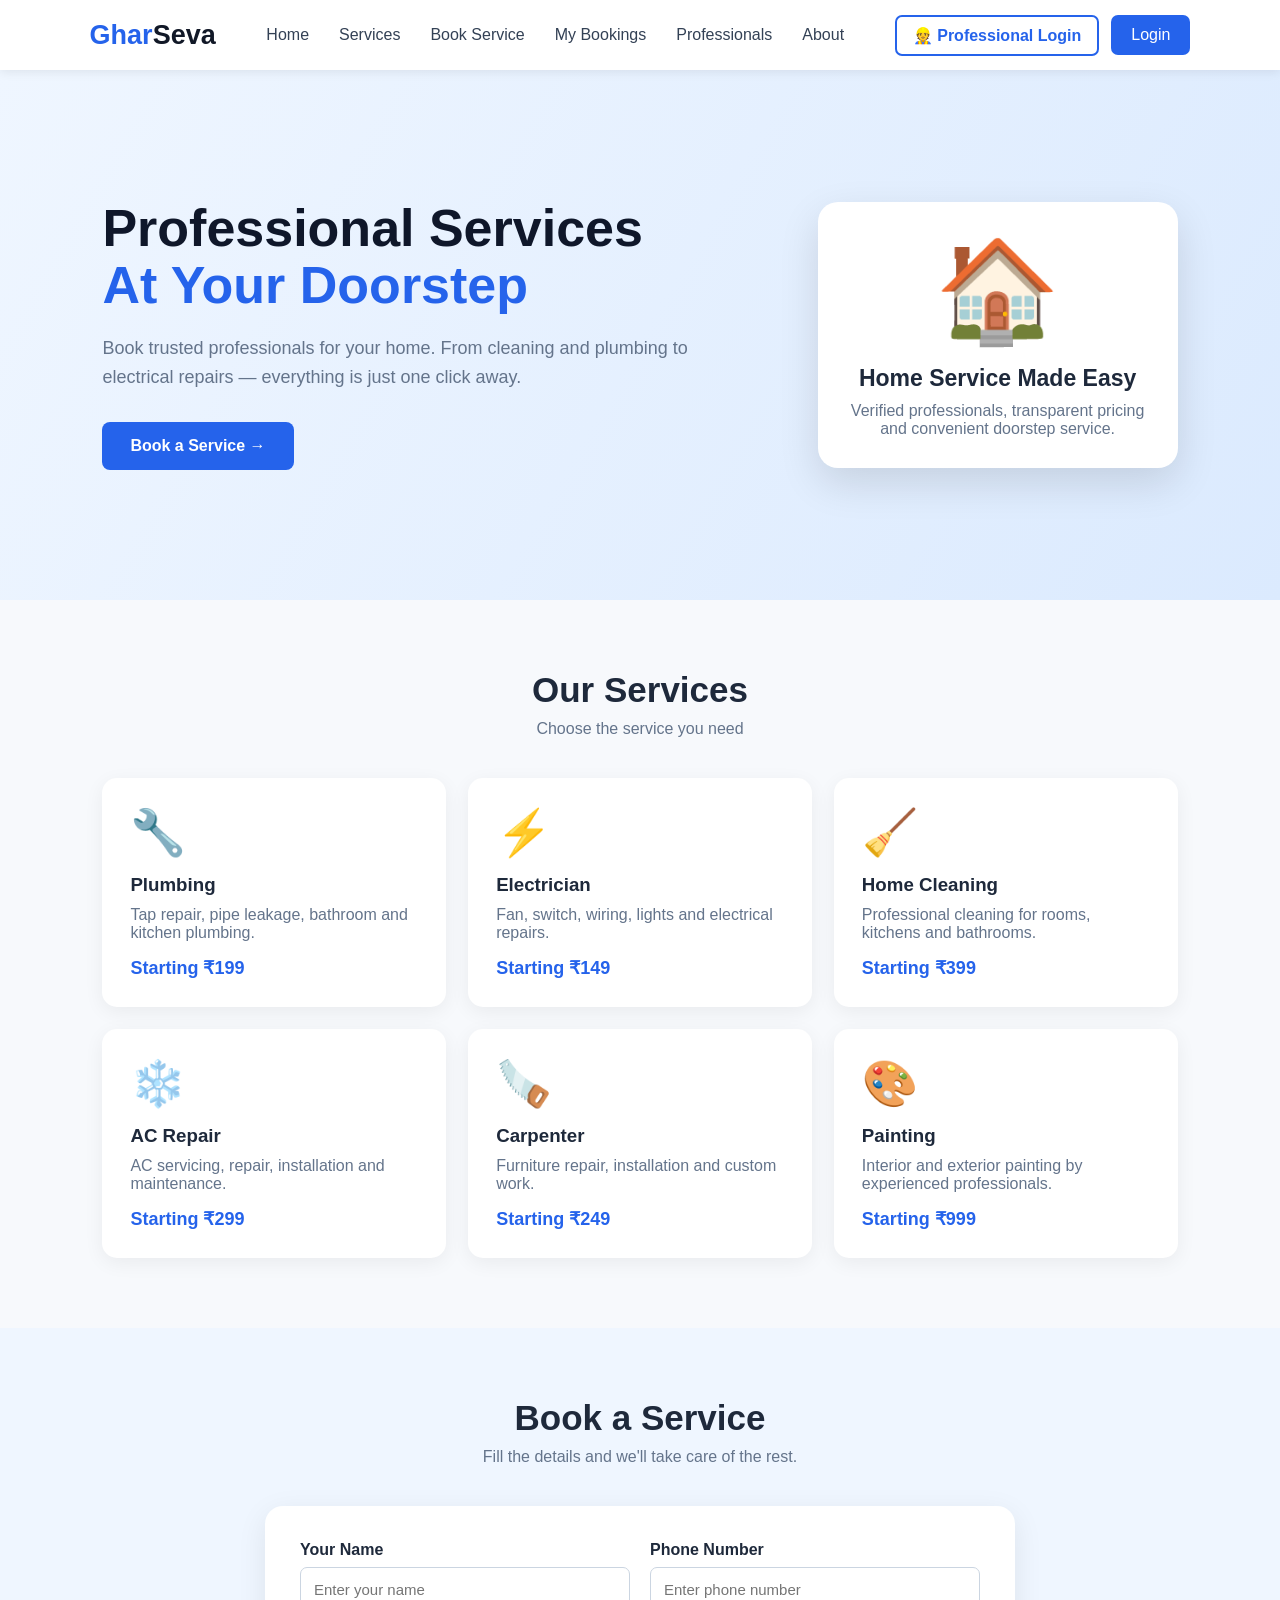
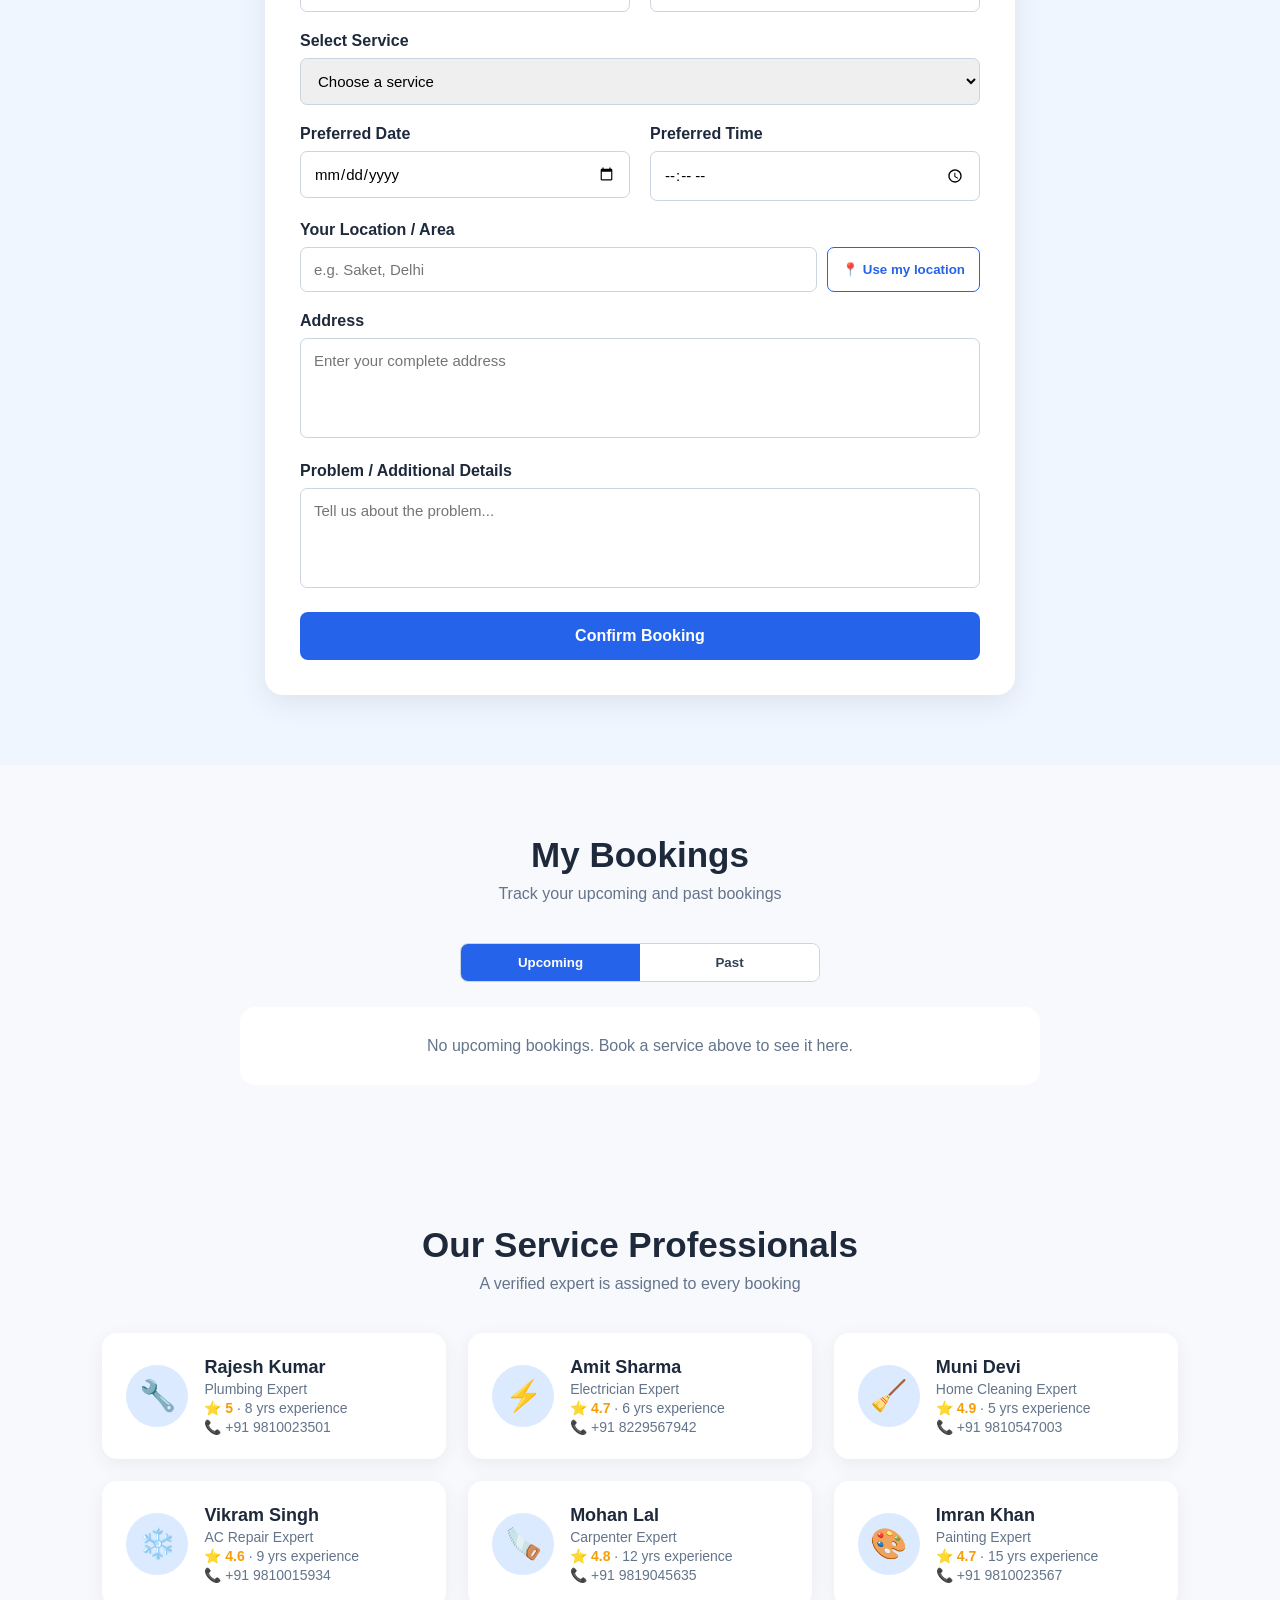
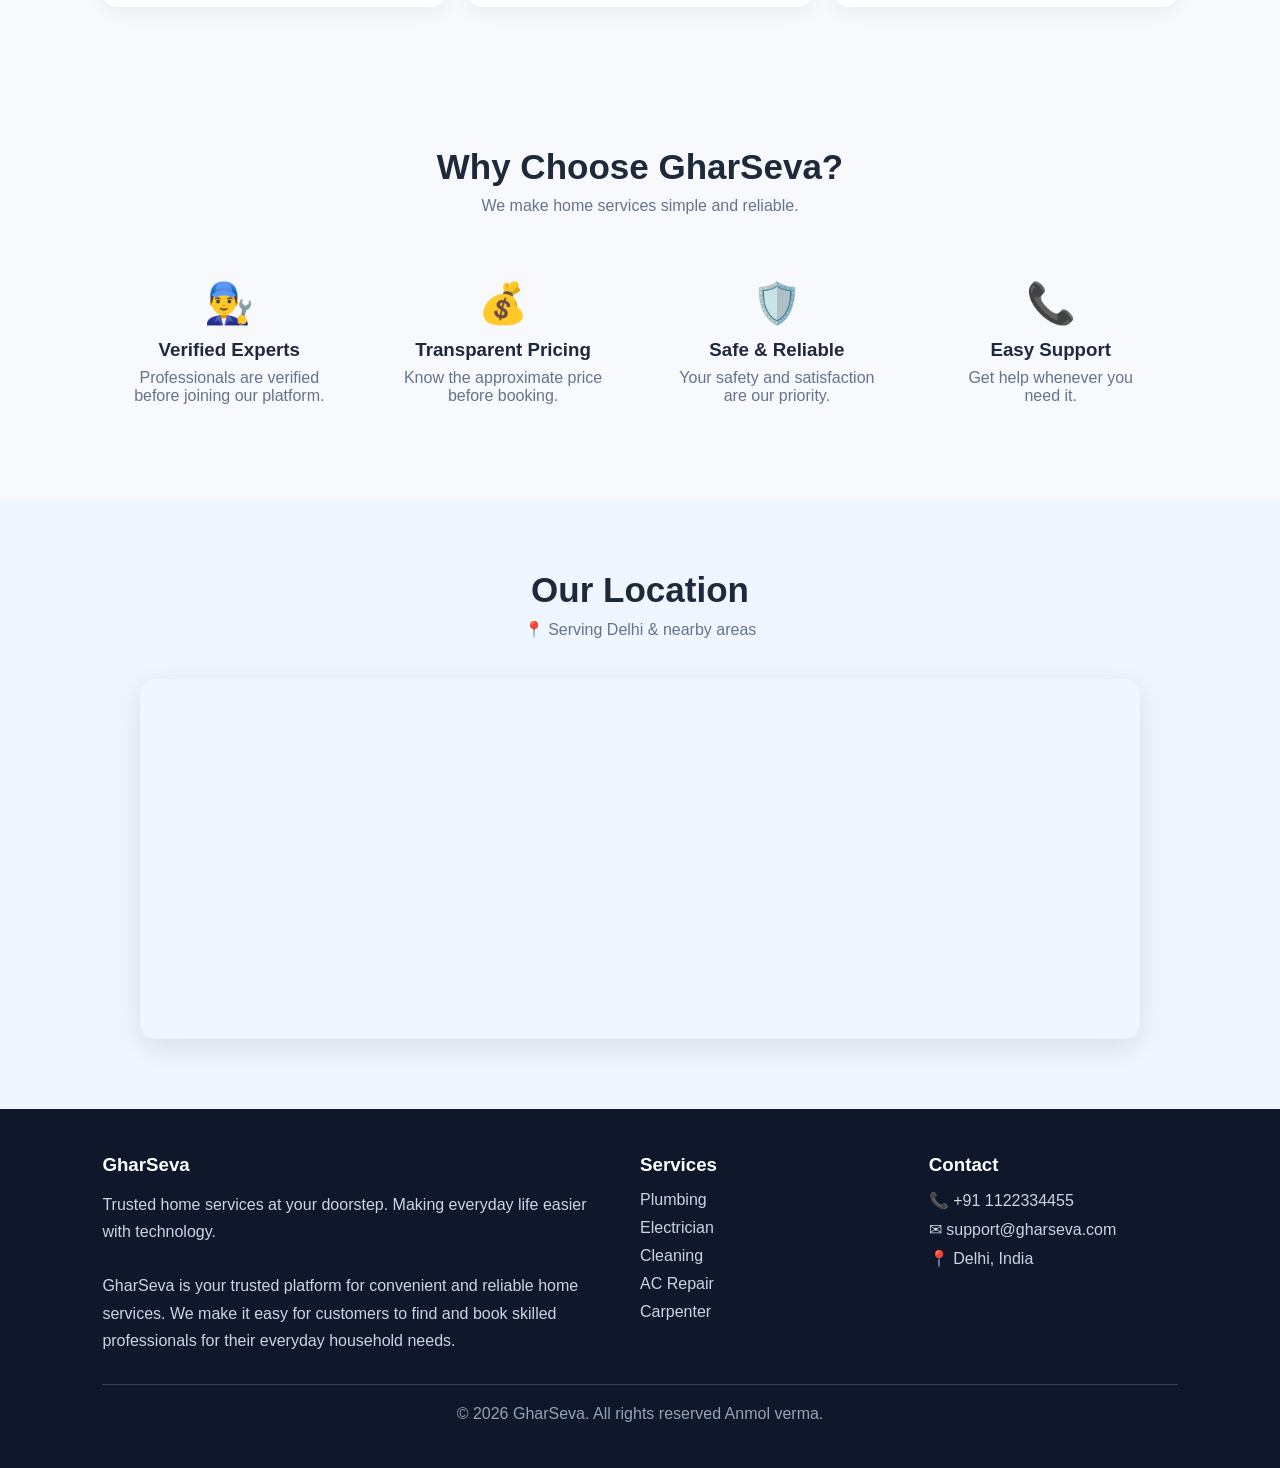
<file: index.html>
<!DOCTYPE html>
<html lang="en">
<head>
    <meta charset="UTF-8">
    <meta name="viewport" content="width=device-width, initial-scale=1.0">

    <title>GharSeva | Home Services</title>

    <!-- CSS File -->
    <link rel="stylesheet" href="style.css">
</head>

<body>

<!-- NAVBAR -->
<nav>

    <div class="logo">
        Ghar<span>Seva</span>
    </div>

    <ul>
        <li><a href="#home">Home</a></li>
        <li><a href="#services">Services</a></li>
        <li><a href="#booking">Book Service</a></li>
        <li><a href="#my-bookings">My Bookings</a></li>
        <li><a href="#professionals">Professionals</a></li>
        <li><a href="#about">About</a></li>
    </ul>

    <div class="nav-right">
        <a href="pro.html" class="pro-login-btn">👷 Professional Login</a>
        <a href="login.html" class="login-btn" id="loginBtn">Login</a>
    </div>

</nav>


<!-- HERO -->
<div class="hero" id="home">

    <div class="hero-text">

        <h1>
            Professional Services
            <span>At Your Doorstep</span>
        </h1>

        <p>
            Book trusted professionals for your home.
            From cleaning and plumbing to electrical
            repairs — everything is just one click away.
        </p>

        <button class="book-btn" onclick="goToBooking()">
            Book a Service →
        </button>

    </div>

    <div class="hero-card">

        <div class="hero-icon">🏠</div>

        <h3>Home Service Made Easy</h3>

        <p>
            Verified professionals,
            transparent pricing and convenient
            doorstep service.
        </p>

    </div>

</div>


<!-- SERVICES -->
<section id="services">

    <div class="section-title">

        <h2>Our Services</h2>

        <p>Choose the service you need</p>

    </div>

    <div class="services">

        <div class="service">
            <div class="service-icon">🔧</div>
            <h3>Plumbing</h3>
            <p>
                Tap repair, pipe leakage,
                bathroom and kitchen plumbing.
            </p>
            <div class="price">Starting ₹199</div>
        </div>


        <div class="service">
            <div class="service-icon">⚡</div>
            <h3>Electrician</h3>
            <p>
                Fan, switch, wiring,
                lights and electrical repairs.
            </p>
            <div class="price">Starting ₹149</div>
        </div>


        <div class="service">
            <div class="service-icon">🧹</div>
            <h3>Home Cleaning</h3>
            <p>
                Professional cleaning for
                rooms, kitchens and bathrooms.
            </p>
            <div class="price">Starting ₹399</div>
        </div>


        <div class="service">
            <div class="service-icon">❄️</div>
            <h3>AC Repair</h3>
            <p>
                AC servicing, repair,
                installation and maintenance.
            </p>
            <div class="price">Starting ₹299</div>
        </div>


        <div class="service">
            <div class="service-icon">🪚</div>
            <h3>Carpenter</h3>
            <p>
                Furniture repair,
                installation and custom work.
            </p>
            <div class="price">Starting ₹249</div>
        </div>


        <div class="service">
            <div class="service-icon">🎨</div>
            <h3>Painting</h3>
            <p>
                Interior and exterior painting
                by experienced professionals.
            </p>
            <div class="price">Starting ₹999</div>
        </div>

    </div>

</section>


<!-- BOOKING -->
<section class="booking-section" id="booking">

    <div class="section-title">

        <h2>Book a Service</h2>

        <p>
            Fill the details and we'll take care of the rest.
        </p>

    </div>


    <div class="booking-box">

        <!-- BOOKING FORM -->
        <form id="bookingForm" onsubmit="bookService(event)">

            <div class="form-row">

                <div class="input-group">

                    <label>Your Name</label>

                    <input
                        type="text"
                        id="name"
                        placeholder="Enter your name"
                        required
                    >

                </div>


                <div class="input-group">

                    <label>Phone Number</label>

                    <input
                        type="tel"
                        id="phone"
                        placeholder="Enter phone number"
                        required
                    >

                </div>

            </div>


            <div class="input-group">

                <label>Select Service</label>

                <select id="service" required>

                    <option value="">
                        Choose a service
                    </option>

                    <option>Plumbing</option>
                    <option>Electrician</option>
                    <option>Home Cleaning</option>
                    <option>AC Repair</option>
                    <option>Carpenter</option>
                    <option>Painting</option>

                </select>

            </div>


            <div class="form-row">

                <div class="input-group">

                    <label>Preferred Date</label>

                    <input
                        type="date"
                        id="date"
                        required
                    >

                </div>


                <div class="input-group">

                    <label>Preferred Time</label>

                    <input
                        type="time"
                        id="time"
                        required
                    >

                </div>

            </div>


            <div class="input-group">
                <label>Your Location / Area</label>
                <div class="loc-row">
                    <input type="text" id="location" placeholder="e.g. Saket, Delhi" required>
                    <button type="button" class="loc-btn" onclick="useMyLocation()">📍 Use my location</button>
                </div>
            </div>

            <div class="input-group">

                <label>Address</label>

                <textarea
                    id="address"
                    placeholder="Enter your complete address"
                    required
                ></textarea>

            </div>


            <div class="input-group">

                <label>Problem / Additional Details</label>

                <textarea
                    id="problem"
                    placeholder="Tell us about the problem..."
                ></textarea>

            </div>


            <button type="submit" class="submit-btn">
                Confirm Booking
            </button>

        </form>

    </div>

</section>


<!-- MY BOOKINGS -->
<section id="my-bookings">
    <div class="section-title">
        <h2>My Bookings</h2>
        <p>Track your upcoming and past bookings</p>
    </div>
    <div class="tabs bk-tabs">
        <button id="tabUp" class="active" onclick="showBkTab('up')">Upcoming</button>
        <button id="tabPast" onclick="showBkTab('past')">Past</button>
    </div>
    <div id="bookingsList"></div>
</section>

<!-- PROFESSIONALS -->
<section id="professionals">
    <div class="section-title">
        <h2>Our Service Professionals</h2>
        <p>A verified expert is assigned to every booking</p>
    </div>
    <div class="pros" id="prosList"></div>

</section>

<!-- WHY US -->
<section id="about">

    <div class="section-title">

        <h2>Why Choose GharSeva?</h2>

        <p>
            We make home services simple and reliable.
        </p>

    </div>


    <div class="why-us">

        <div class="why-card">

            <div>👨‍🔧</div>

            <h3>Verified Experts</h3>

            <p>
                Professionals are verified
                before joining our platform.
            </p>

        </div>


        <div class="why-card">

            <div>💰</div>

            <h3>Transparent Pricing</h3>

            <p>
                Know the approximate price
                before booking.
            </p>

        </div>


        <div class="why-card">

            <div>🛡️</div>

            <h3>Safe & Reliable</h3>

            <p>
                Your safety and satisfaction
                are our priority.
            </p>

        </div>


        <div class="why-card">

            <div>📞</div>

            <h3>Easy Support</h3>

            <p>
                Get help whenever you
                need it.
            </p>

        </div>

    </div>

</section>


<!-- LOCATION -->
<section class="booking-section" id="location-section">
    <div class="section-title">
        <h2>Our Location</h2>
        <p>📍 Serving Delhi &amp; nearby areas</p>
    </div>
    <div class="map-wrap">
        <iframe src="https://www.google.com/maps?q=Delhi,India&output=embed" loading="lazy" title="GharSeva location map"></iframe>
    </div>
</section>

<!-- FOOTER -->
<footer>

    <div class="footer-content">

        <div>

            <h3>GharSeva</h3>

            <p>
                Trusted home services at your doorstep.
                Making everyday life easier with technology.

                <br><br>

                GharSeva is your trusted platform for
                convenient and reliable home services.
                We make it easy for customers to find
                and book skilled professionals for their
                everyday household needs.
            </p>

        </div>


        <div>

            <h3>Services</h3>

            <ul>
                <li>Plumbing</li>
                <li>Electrician</li>
                <li>Cleaning</li>
                <li>AC Repair</li>
                <li>Carpenter</li>
            </ul>

        </div>


        <div>

            <h3>Contact</h3>

            <ul>
                <li>📞 +91 1122334455</li>
                <li>✉ support@gharseva.com</li>
                <li>📍 Delhi, India</li>
            </ul>
        </div>
    </div>
    <div class="copyright">© 2026 GharSeva. All rights reserved Anmol verma.</div>
</footer>

<!-- BOOKING SUCCESS POPUP -->
<div class="popup" id="popup">
    <div class="popup-box">
        <div class="success">✅</div>
        <h2>Submit Success!</h2>
        <span class="status-badge">Status: Booking Confirmed</span>
        <div id="confirmation"></div>
        <button class="close-btn" onclick="closePopup()">Close</button>
    </div>
</div>

<script src="script.js"></script>
</body>
</html>
</file>
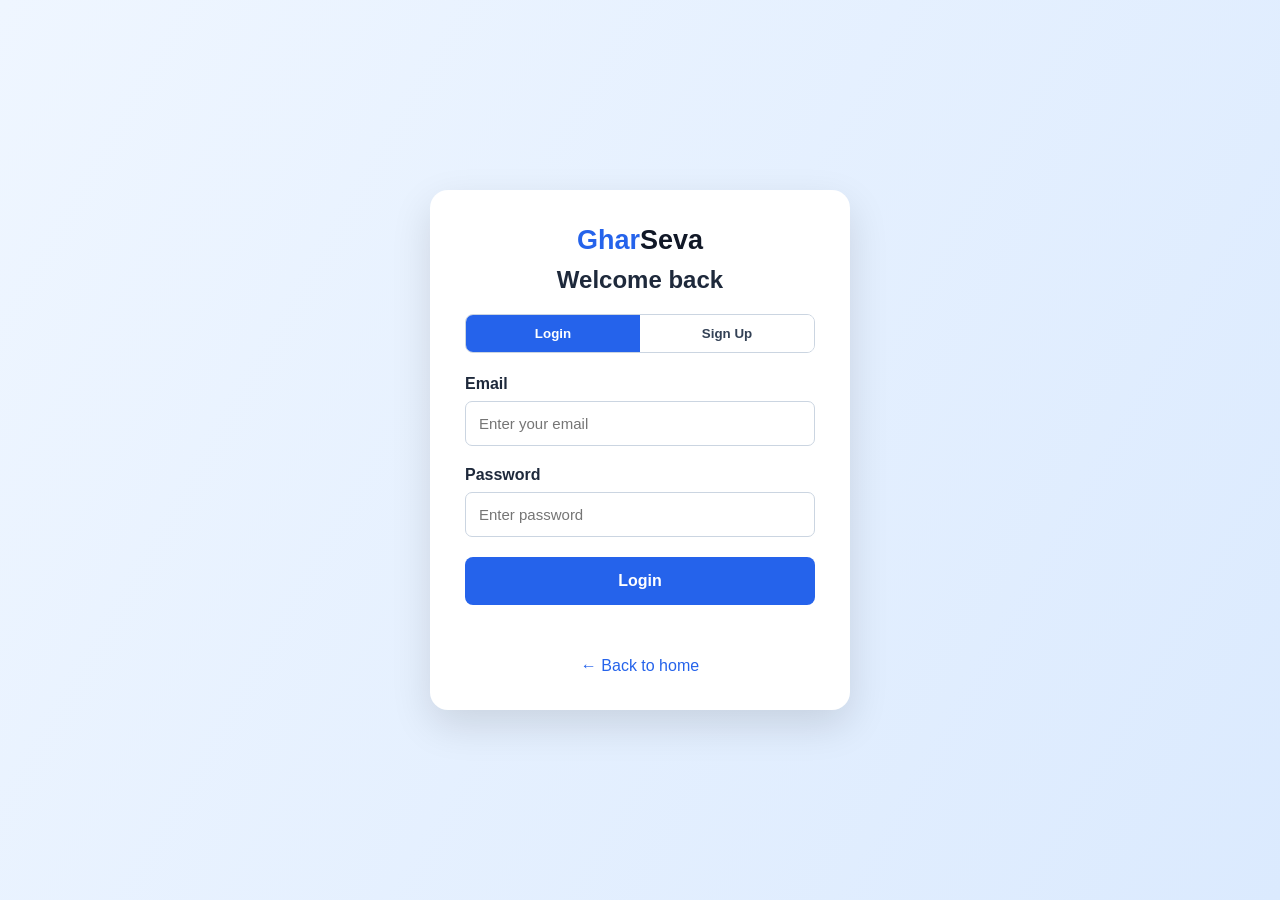
<file: login.html>
<!DOCTYPE html>
<html lang="en">
<head>
    <meta charset="UTF-8">
    <meta name="viewport" content="width=device-width, initial-scale=1.0">
    <title>Login | GharSeva</title>
    <link rel="stylesheet" href="style.css">
</head>
<body>
<div class="auth-wrap">
    <div class="auth-box">
        <div class="logo" style="text-align:center;margin-bottom:10px">Ghar<span>Seva</span></div>
        <h2 id="title">Welcome back</h2>

        <div class="tabs">
            <button id="tabLogin" class="active" onclick="switchTab('login')">Login</button>
            <button id="tabSignup" onclick="switchTab('signup')">Sign Up</button>
        </div>

        <form onsubmit="submitAuth(event)">
            <div class="input-group" id="nameGroup" style="display:none">
                <label>Full Name</label>
                <input type="text" id="aName" placeholder="Enter your name">
            </div>
            <div class="input-group">
                <label>Email</label>
                <input type="email" id="aEmail" placeholder="Enter your email" required>
            </div>
            <div class="input-group">
                <label>Password</label>
                <input type="password" id="aPass" placeholder="Enter password" minlength="6" required>
            </div>
            <button type="submit" class="submit-btn" id="authBtn">Login</button>
        </form>

        <div class="auth-msg" id="msg"></div>
        <a href="index.html" class="back-link">← Back to home</a>
    </div>
</div>

<script>
let mode = "login";
const users = () => JSON.parse(localStorage.getItem("gs_users") || "[]");

function switchTab(m) {
    mode = m;
    document.getElementById("tabLogin").classList.toggle("active", m === "login");
    document.getElementById("tabSignup").classList.toggle("active", m === "signup");
    document.getElementById("nameGroup").style.display = m === "signup" ? "block" : "none";
    document.getElementById("authBtn").textContent = m === "signup" ? "Create Account" : "Login";
    document.getElementById("title").textContent = m === "signup" ? "Create your account" : "Welcome back";
    document.getElementById("msg").textContent = "";
}

function say(text, ok) {
    const m = document.getElementById("msg");
    m.textContent = text;
    m.className = "auth-msg " + (ok ? "ok" : "err");
}

function submitAuth(e) {
    e.preventDefault();
    const email = document.getElementById("aEmail").value.trim().toLowerCase();
    const pass = document.getElementById("aPass").value;
    const list = users();

    if (mode === "signup") {
        const name = document.getElementById("aName").value.trim();
        if (!name) return say("Please enter your name.", false);
        if (list.some(u => u.email === email)) return say("This email is already registered. Please login.", false);
        list.push({ name, email, pass });
        localStorage.setItem("gs_users", JSON.stringify(list));
        localStorage.setItem("gs_user", JSON.stringify({ name, email }));
    } else {
        const u = list.find(u => u.email === email && u.pass === pass);
        if (!u) return say("Wrong email or password.", false);
        localStorage.setItem("gs_user", JSON.stringify({ name: u.name, email: u.email }));
    }
    say("Success! Redirecting...", true);
    setTimeout(() => location.href = "index.html", 900);
}
</script>
</body>
</html>
</file>
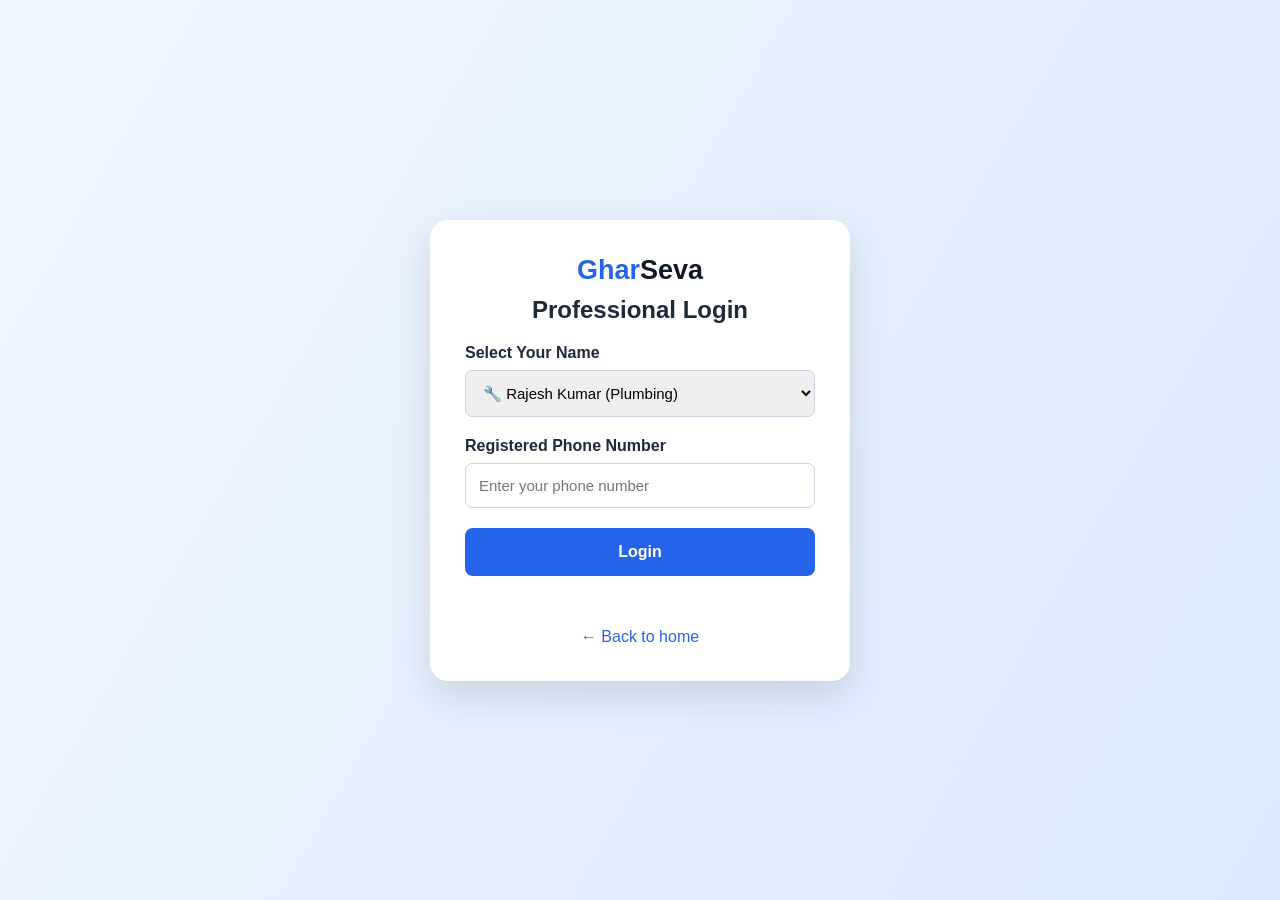
<file: pro.html>
<!DOCTYPE html>
<html lang="en">
<head>
    <meta charset="UTF-8">
    <meta name="viewport" content="width=device-width, initial-scale=1.0">
    <title>Professional Login | GharSeva</title>
    <link rel="stylesheet" href="style.css">
</head>
<body>
<div class="auth-wrap" id="loginView">
    <div class="auth-box">
        <div class="logo" style="text-align:center;margin-bottom:10px">Ghar<span>Seva</span></div>
        <h2>Professional Login</h2>
        <form onsubmit="proLogin(event)">
            <div class="input-group">
                <label>Select Your Name</label>
                <select id="proSel" required></select>
            </div>
            <div class="input-group">
                <label>Registered Phone Number</label>
                <input type="tel" id="proPhone" placeholder="Enter your phone number" required>
            </div>
            <button type="submit" class="submit-btn">Login</button>
        </form>
        <div class="auth-msg" id="msg"></div>
        <a href="index.html" class="back-link">← Back to home</a>
    </div>
</div>

<div id="inboxView" style="display:none">
    <nav>
        <div class="logo">Ghar<span>Seva</span> <small style="font-size:14px;color:#64748b">Professional</small></div>
        <a href="#" class="login-btn" onclick="proLogout(event)">Logout</a>
    </nav>
    <section>
        <div class="section-title">
            <h2 id="welcome"></h2>
            <p>Your new and past bookings</p>
        </div>
        <div class="inbox-wrap" style="margin-top:0"><div id="inboxList"></div></div>
    </section>
</div>

<script>
const professionals = {
    "Plumbing":      { name: "Rajesh Kumar", phone: "+91 9810023501", icon: "🔧" },
    "Electrician":   { name: "Amit Sharma",  phone: "+91 8229567942", icon: "⚡" },
    "Home Cleaning": { name: "Muni Devi",    phone: "+91 9810547003", icon: "🧹" },
    "AC Repair":     { name: "Vikram Singh", phone: "+91 9810015934", icon: "❄️" },
    "Carpenter":     { name: "Mohan Lal",    phone: "+91 9819045635", icon: "🪚" },
    "Painting":      { name: "Imran Khan",   phone: "+91 9810023567", icon: "🎨" }
};
const digits = s => s.replace(/\D/g, "").slice(-10);
function esc(s) { const d = document.createElement("div"); d.textContent = s; return d.innerHTML; }
function inbox() { try { return JSON.parse(localStorage.getItem("gs_pro_inbox") || "[]"); } catch (e) { return []; } }
function who() { return sessionStorage.getItem("gs_pro"); }

document.getElementById("proSel").innerHTML = Object.entries(professionals).map(([svc, p]) =>
    '<option value="' + svc + '">' + p.icon + " " + esc(p.name) + " (" + svc + ")</option>").join("");

function proLogin(e) {
    e.preventDefault();
    const svc = document.getElementById("proSel").value;
    if (digits(document.getElementById("proPhone").value) !== digits(professionals[svc].phone)) {
        const m = document.getElementById("msg");
        m.textContent = "Phone number does not match."; m.className = "auth-msg err";
        return;
    }
    sessionStorage.setItem("gs_pro", svc);
    show();
}
function proLogout(e) { e.preventDefault(); sessionStorage.removeItem("gs_pro"); location.reload(); }

function show() {
    const svc = who();
    if (!svc) return;
    document.getElementById("loginView").style.display = "none";
    document.getElementById("inboxView").style.display = "block";
    document.getElementById("welcome").textContent = "Hello, " + professionals[svc].name + " 👋";
    const msgs = inbox().filter(m => m.service === svc).reverse();
    document.getElementById("inboxList").innerHTML = msgs.length ? msgs.map(m =>
        '<div class="msg-card"><div class="msg-head"><b>' + (m.type === "Cancelled" ? "❌ Booking Cancelled" : "🔔 " + esc(m.type)) +
        "</b><small>" + esc(m.sentAt) + "</small></div><pre>" + esc(m.text) + "</pre></div>").join("")
        : '<p class="bk-empty">No booking messages yet.</p>';
}
show();
</script>
</body>
</html>
</file>
<file: style.css>
* {
    margin: 0;
    padding: 0;
    box-sizing: border-box;
    font-family: Arial, sans-serif;
}

body {
    background: #f7f9fc;
    color: #1e293b;
}

/* NAVBAR */
nav {
    height: 70px;
    background: white;
    display: flex;
    align-items: center;
    justify-content: space-between;
    padding: 0 7%;
    box-shadow: 0 2px 10px rgba(0,0,0,0.08);
    position: sticky;
    top: 0;
    z-index: 100;
}

.logo {
    font-size: 27px;
    font-weight: bold;
    color: #2563eb;
}

.logo span {
    color: #111827;
}

nav ul {
    display: flex;
    list-style: none;
    gap: 30px;
}

nav ul li a {
    text-decoration: none;
    color: #334155;
    font-weight: 500;
}

nav ul li a:hover {
    color: #2563eb;
}

.login-btn {
    background: #2563eb;
    color: white;
    padding: 11px 20px;
    border-radius: 7px;
    text-decoration: none;
}

/* HERO */
.hero {
    min-height: 530px;
    background: linear-gradient(120deg, #eff6ff, #dbeafe);
    display: flex;
    align-items: center;
    justify-content: space-between;
    padding: 60px 8%;
    gap: 40px;
}

.hero-text {
    max-width: 600px;
}

.hero-text h1 {
    font-size: 52px;
    line-height: 1.1;
    margin-bottom: 20px;
    color: #0f172a;
}

.hero-text h1 span {
    color: #2563eb;
}

.hero-text p {
    font-size: 18px;
    color: #64748b;
    line-height: 1.6;
    margin-bottom: 30px;
}

.book-btn {
    border: none;
    background: #2563eb;
    color: white;
    padding: 15px 28px;
    border-radius: 8px;
    font-size: 16px;
    font-weight: bold;
    cursor: pointer;
}

.book-btn:hover {
    background: #1d4ed8;
}

.hero-card {
    background: white;
    width: 360px;
    padding: 30px;
    border-radius: 20px;
    box-shadow: 0 15px 40px rgba(0,0,0,0.12);
    text-align: center;
}

.hero-icon {
    font-size: 100px;
    margin-bottom: 15px;
}

.hero-card h3 {
    font-size: 23px;
    margin-bottom: 10px;
}

.hero-card p {
    color: #64748b;
}

/* SECTION */
section {
    padding: 70px 8%;
}

.section-title {
    text-align: center;
    margin-bottom: 40px;
}

.section-title h2 {
    font-size: 35px;
    margin-bottom: 10px;
}

.section-title p {
    color: #64748b;
}

/* SERVICES */
.services {
    display: grid;
    grid-template-columns: repeat(3, 1fr);
    gap: 22px;
}

.service {
    background: white;
    padding: 28px;
    border-radius: 15px;
    box-shadow: 0 5px 20px rgba(0,0,0,0.06);
    transition: 0.3s;
}

.service:hover {
    transform: translateY(-6px);
    box-shadow: 0 10px 25px rgba(0,0,0,0.12);
}

.service-icon {
    font-size: 45px;
    margin-bottom: 15px;
}

.service h3 {
    margin-bottom: 10px;
}

.service p {
    color: #64748b;
    margin-bottom: 15px;
}

.price {
    color: #2563eb;
    font-weight: bold;
    font-size: 18px;
}

/* BOOKING */
.booking-section {
    background: #eff6ff;
}

.booking-box {
    max-width: 750px;
    margin: auto;
    background: white;
    padding: 35px;
    border-radius: 18px;
    box-shadow: 0 8px 30px rgba(0,0,0,0.08);
}

.form-row {
    display: grid;
    grid-template-columns: 1fr 1fr;
    gap: 20px;
}

.input-group {
    margin-bottom: 20px;
}

.input-group label {
    display: block;
    margin-bottom: 8px;
    font-weight: bold;
}

.input-group input,
.input-group select,
.input-group textarea {
    width: 100%;
    padding: 13px;
    border: 1px solid #cbd5e1;
    border-radius: 7px;
    outline: none;
    font-size: 15px;
}

.input-group textarea {
    height: 100px;
    resize: none;
}

.submit-btn {
    width: 100%;
    padding: 15px;
    border: none;
    background: #2563eb;
    color: white;
    border-radius: 8px;
    font-size: 16px;
    font-weight: bold;
    cursor: pointer;
}

/* WHY US */
.why-us {
    display: grid;
    grid-template-columns: repeat(4, 1fr);
    gap: 20px;
}

.why-card {
    text-align: center;
    padding: 25px;
}

.why-card div {
    font-size: 40px;
    margin-bottom: 12px;
}

.why-card p {
    color: #64748b;
    margin-top: 8px;
}

/* FOOTER */
footer {
    background: #0f172a;
    color: white;
    padding: 45px 8%;
}

.footer-content {
    display: grid;
    grid-template-columns: 2fr 1fr 1fr;
    gap: 40px;
}

footer h3 {
    margin-bottom: 15px;
}

footer p {
    color: #cbd5e1;
    line-height: 1.7;
}

footer ul {
    list-style: none;
}

footer li {
    margin-bottom: 10px;
    color: #cbd5e1;
}

.copyright {
    border-top: 1px solid #334155;
    margin-top: 30px;
    padding-top: 20px;
    text-align: center;
    color: #94a3b8;
}

/* POPUP */
.popup {
    display: none;
    position: fixed;
    inset: 0;
    background: rgba(0,0,0,0.55);
    align-items: center;
    justify-content: center;
    z-index: 200;
}

.popup-box {
    background: white;
    padding: 35px;
    border-radius: 15px;
    text-align: center;
    width: 350px;
}

.success {
    font-size: 55px;
}

.popup-box h2 {
    margin: 15px 0;
}

.close-btn {
    margin-top: 20px;
    border: none;
    background: #2563eb;
    color: white;
    padding: 12px 25px;
    border-radius: 7px;
    cursor: pointer;
}

/* MOBILE */
@media(max-width: 800px) {

    nav ul {
        display: none;
    }

    .hero {
        flex-direction: column;
        text-align: center;
    }

    .hero-text h1 {
        font-size: 38px;
    }

    .hero-card {
        width: 100%;
        max-width: 360px;
    }

    .services {
        grid-template-columns: 1fr;
    }

    .why-us {
        grid-template-columns: 1fr 1fr;
    }

    .form-row {
        grid-template-columns: 1fr;
        gap: 0;
    }

    .footer-content {
        grid-template-columns: 1fr;
    }
}
/* ---- NEW: location, professionals, status, login ---- */
.loc-row { display: flex; gap: 10px; }
.loc-btn { border: 1px solid #2563eb; background: white; color: #2563eb; padding: 0 14px; border-radius: 7px; cursor: pointer; font-weight: bold; white-space: nowrap; }
.loc-btn:hover { background: #eff6ff; }
.map-wrap { max-width: 1000px; margin: auto; border-radius: 15px; overflow: hidden; box-shadow: 0 8px 30px rgba(0,0,0,0.1); }
.map-wrap iframe { width: 100%; height: 360px; border: 0; display: block; }
.pros { display: grid; grid-template-columns: repeat(3, 1fr); gap: 22px; }
.pro-card { background: white; padding: 24px; border-radius: 15px; box-shadow: 0 5px 20px rgba(0,0,0,0.06); display: flex; gap: 16px; align-items: center; }
.pro-avatar { width: 62px; height: 62px; border-radius: 50%; background: #dbeafe; display: flex; align-items: center; justify-content: center; font-size: 30px; flex-shrink: 0; }
.pro-card h3 { font-size: 18px; }
.pro-card p { color: #64748b; font-size: 14px; margin-top: 3px; }
.pro-card .rating { color: #f59e0b; font-weight: bold; }
.status-badge { display: inline-block; background: #dcfce7; color: #166534; font-weight: bold; padding: 6px 14px; border-radius: 20px; margin-bottom: 15px; font-size: 14px; }
#confirmation { text-align: left; line-height: 1.7; font-size: 15px; }
.assigned { margin-top: 12px; padding: 12px; background: #eff6ff; border-radius: 10px; }
.popup-box { max-height: 90vh; overflow-y: auto; }
.auth-wrap { min-height: 100vh; display: flex; align-items: center; justify-content: center; background: linear-gradient(120deg, #eff6ff, #dbeafe); padding: 20px; }
.auth-box { background: white; width: 100%; max-width: 420px; padding: 35px; border-radius: 18px; box-shadow: 0 15px 40px rgba(0,0,0,0.12); }
.auth-box h2 { text-align: center; margin-bottom: 20px; }
.tabs { display: flex; margin-bottom: 22px; border-radius: 8px; overflow: hidden; border: 1px solid #cbd5e1; }
.tabs button { flex: 1; padding: 11px; border: none; background: white; cursor: pointer; font-weight: bold; color: #334155; }
.tabs button.active { background: #2563eb; color: white; }
.auth-msg { text-align: center; margin-top: 14px; font-weight: bold; min-height: 20px; }
.auth-msg.err { color: #dc2626; } .auth-msg.ok { color: #16a34a; }
.back-link { display: block; text-align: center; margin-top: 18px; color: #2563eb; text-decoration: none; }
@media(max-width: 800px) { .pros { grid-template-columns: 1fr; } .loc-row { flex-direction: column; } .loc-btn { padding: 11px; } }

/* ---- My Bookings ---- */
.bk-tabs { max-width: 360px; margin: 0 auto 25px; }
#bookingsList { max-width: 800px; margin: auto; display: grid; gap: 15px; }
.bk-card { background: white; padding: 22px; border-radius: 15px; box-shadow: 0 5px 20px rgba(0,0,0,0.06); display: flex; justify-content: space-between; gap: 15px; }
.bk-card h3 small { color: #94a3b8; font-weight: normal; font-size: 13px; }
.bk-card p { color: #64748b; margin-top: 6px; font-size: 14px; }
.bk-side { display: flex; flex-direction: column; align-items: flex-end; gap: 10px; }
.bk-status { padding: 5px 13px; border-radius: 20px; font-size: 13px; font-weight: bold; }
.bk-status.confirmed { background: #dcfce7; color: #166534; }
.bk-status.completed { background: #dbeafe; color: #1d4ed8; }
.bk-status.cancelled { background: #fee2e2; color: #b91c1c; }
.bk-cancel { border: 1px solid #dc2626; background: white; color: #dc2626; padding: 6px 12px; border-radius: 7px; cursor: pointer; }
.bk-empty { text-align: center; color: #64748b; padding: 30px; background: white; border-radius: 15px; }
@media(max-width: 800px) { .bk-card { flex-direction: column; } .bk-side { flex-direction: row; align-items: center; justify-content: space-between; } }

/* ---- Professional messages ---- */
.notified { margin-top: 12px; padding: 10px; background: #dcfce7; color: #166534; border-radius: 10px; font-size: 14px; text-align: left; }
.wa-btn { display: block; margin-top: 12px; padding: 11px; background: #25d366; color: white; border-radius: 8px; text-decoration: none; font-weight: bold; }
.inbox-wrap { max-width: 800px; margin: 45px auto 0; text-align: center; }
.inbox-wrap h3 { font-size: 24px; margin-bottom: 6px; }
.inbox-wrap > p { color: #64748b; margin-bottom: 15px; }
#inboxPro { width: 100%; max-width: 360px; padding: 12px; border: 1px solid #cbd5e1; border-radius: 7px; font-size: 15px; margin-bottom: 18px; }
#inboxList { display: grid; gap: 12px; text-align: left; }
.msg-card { background: white; padding: 18px; border-radius: 12px; box-shadow: 0 5px 20px rgba(0,0,0,0.06); border-left: 4px solid #2563eb; }
.msg-head { display: flex; justify-content: space-between; margin-bottom: 8px; }
.msg-head small { color: #94a3b8; }
.msg-card pre { white-space: pre-wrap; font-family: Arial, sans-serif; font-size: 14px; color: #334155; line-height: 1.6; }

/* ---- Professional login button in navbar ---- */
.nav-right { display: flex; align-items: center; gap: 12px; }
.pro-login-btn { border: 2px solid #2563eb; color: #2563eb; background: white; padding: 9px 16px; border-radius: 7px; text-decoration: none; font-weight: bold; white-space: nowrap; }
.pro-login-btn:hover { background: #eff6ff; }
@media(max-width: 800px) { .pro-login-btn { padding: 7px 10px; font-size: 13px; } .nav-right { gap: 8px; } }
</file>
